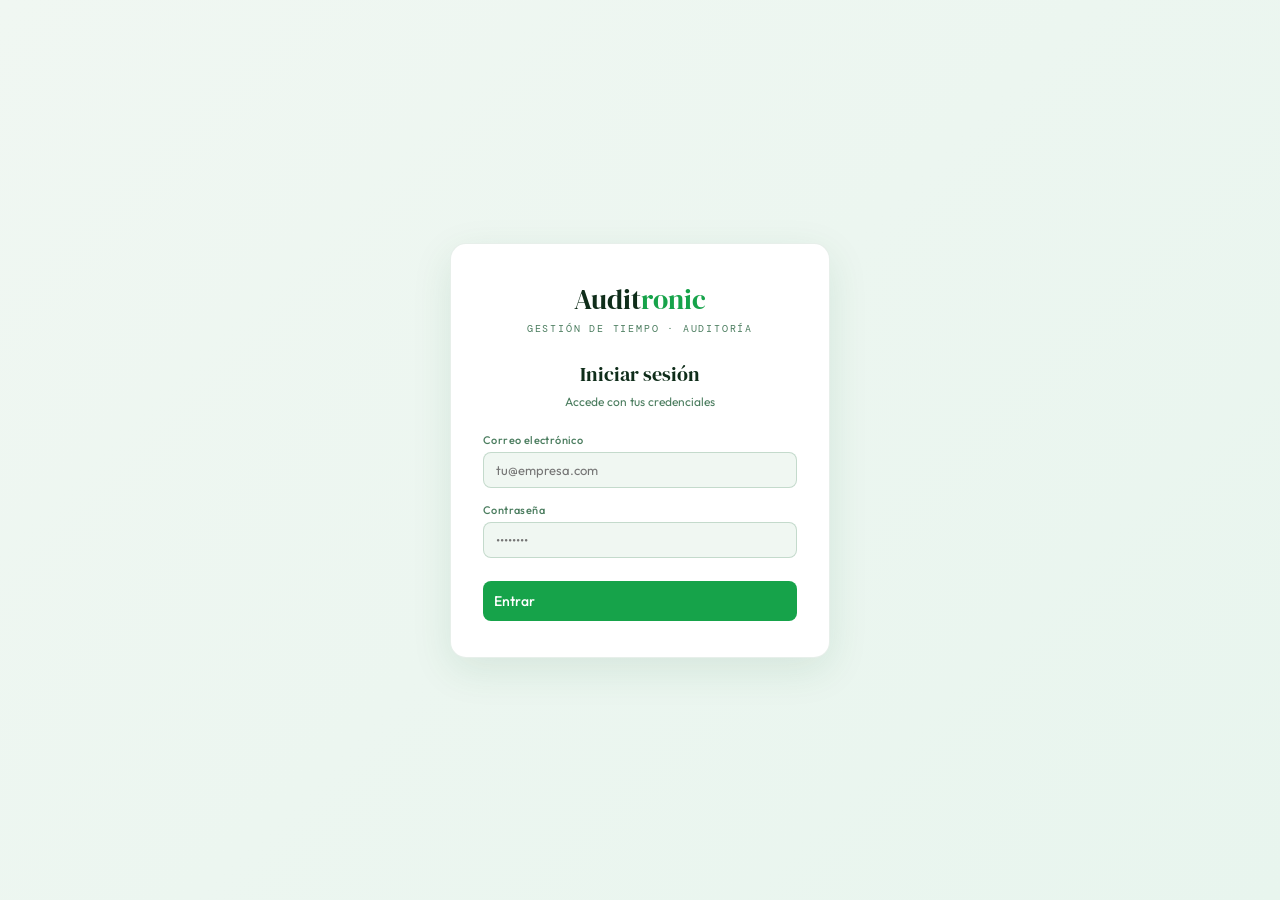
<file: index.html>
<!DOCTYPE html>
<html lang="es">
<head>
<meta charset="UTF-8">
<meta name="viewport" content="width=device-width, initial-scale=1.0">
<title>Auditronic</title>
<link href="https://fonts.googleapis.com/css2?family=DM+Serif+Display&family=DM+Mono:wght@400;500&family=Outfit:wght@300;400;500;600&display=swap" rel="stylesheet">
<link rel="stylesheet" href="css/styles.css">
</head>
<body>
<div class="app">

<!-- SIDEBAR -->
<div class="sidebar">
  <div class="logo">
    <div>
      <div class="logo-mark">Audit<span>ronic</span></div>
      <div class="logo-sub">Gestión de tiempo<br>Auditoría</div>
    </div>
  </div>
  <nav class="nav">
    <div class="nav-section">Principal</div>
    <div class="nav-item active" onclick="showView('dashboard')"><span class="nav-icon">◈</span> Dashboard</div>
    <div class="nav-item" onclick="showView('registro')"><span class="nav-icon">⊕</span> Registrar horas</div>
    <div class="nav-section">Gestión</div>
    <div class="nav-item" onclick="showView('horas')"><span class="nav-icon">◷</span> Mis registros</div>
    <div class="nav-item" onclick="showView('encargos')"><span class="nav-icon">◉</span> Trabajos</div>
    <div class="nav-item" onclick="showView('otros')"><span class="nav-icon">◧</span> Otros trabajos</div>
    <div class="nav-item" onclick="showView('equipo')"><span class="nav-icon">◎</span> Equipo</div>
    <div class="nav-item" onclick="showView('sociedades')"><span class="nav-icon">▦</span> Sociedades</div>
    <div class="nav-section">Análisis</div>
    <div class="nav-item" onclick="showView('reportes')"><span class="nav-icon">▤</span> Reportes</div>
  </nav>
  <div class="sidebar-footer">
    <div class="user-chip">
      <div class="avatar" id="sidebar-avatar">AU</div>
      <div class="user-info" style="flex:1;min-width:0;">
        <div class="name" id="sidebar-name">Auditor</div>
        <div class="role" id="sidebar-email" style="font-size:10px;color:var(--sidebar-muted);overflow:hidden;text-overflow:ellipsis;white-space:nowrap;"></div>
      </div>
      <button onclick="signOut()" title="Cerrar sesión" style="background:transparent;border:none;color:var(--sidebar-muted);cursor:pointer;font-size:16px;padding:4px 8px;border-radius:6px;transition:all 0.15s;" onmouseover="this.style.color='#fff';this.style.background='rgba(255,255,255,0.1)';" onmouseout="this.style.color='var(--sidebar-muted)';this.style.background='transparent';">⎋</button>
    </div>
  </div>
</div>

<!-- MAIN -->
<div class="main">

<!-- ===== DASHBOARD ===== -->
<div class="view active" id="view-dashboard">
  <div class="page-header">
    <div>
      <div class="page-title">Dashboard</div>
      <div class="page-sub" id="dash-date">—</div>
    </div>
    <div class="header-actions">
      <span class="plan-badge activo" id="dash-plan-badge">—</span>
      <button class="btn btn-primary" onclick="showView('registro')">⊕ Registrar horas</button>
    </div>
  </div>
  <div class="content">
    <div class="kpi-grid">
      <div class="kpi-card kpi-green">
        <div class="kpi-label">Horas este mes</div>
        <div class="kpi-value" id="kpi-mes">0</div>
        <div class="kpi-delta" id="kpi-mes-delta">registros totales</div>
      </div>
      <div class="kpi-card kpi-emerald">
        <div class="kpi-label">Horas en trabajos</div>
        <div class="kpi-value" id="kpi-encargos">0</div>
        <div class="kpi-delta" id="kpi-encargos-delta">0 trabajos activos</div>
      </div>
      <div class="kpi-card kpi-amber">
        <div class="kpi-label">Otras tareas</div>
        <div class="kpi-value" id="kpi-otras">0</div>
        <div class="kpi-delta">colaboración · formación · etc.</div>
      </div>
      <div class="kpi-card kpi-teal">
        <div class="kpi-label">Equipo</div>
        <div class="kpi-value" id="kpi-equipo">0</div>
        <div class="kpi-delta">auditores registrados</div>
      </div>
      <div class="kpi-card kpi-blue">
        <div class="kpi-label">Plan de auditoría</div>
        <div class="kpi-value" id="kpi-plan-pct">0%</div>
        <div class="kpi-delta" id="kpi-plan-detalle">0/0 trabajos finalizados</div>
      </div>
    </div>
    <div style="display:grid;grid-template-columns:1fr 1fr;gap:18px;">
      <div class="table-card">
        <div class="table-header">
          <div class="table-title">Últimos registros</div>
          <a onclick="showView('horas')" style="font-size:12px;color:var(--accent);cursor:pointer;">Ver todos →</a>
        </div>
        <table>
          <thead><tr><th>Fecha</th><th>Auditor</th><th>Descripción</th><th>Horas</th></tr></thead>
          <tbody id="dash-recent"></tbody>
        </table>
        <div class="empty" id="dash-recent-empty" style="padding:30px;"><div class="empty-text">Sin registros aún</div></div>
      </div>
      <div class="table-card">
        <div class="table-header">
          <div class="table-title">Estado de trabajos (plan activo)</div>
          <a onclick="showView('encargos')" style="font-size:12px;color:var(--accent);cursor:pointer;">Gestionar →</a>
        </div>
        <table>
          <thead><tr><th>Trabajo</th><th>Ejecutado</th><th>Progreso</th></tr></thead>
          <tbody id="dash-encargos"></tbody>
        </table>
        <div class="empty" id="dash-encargos-empty" style="padding:30px;"><div class="empty-text">Sin trabajos en el plan activo</div></div>
      </div>
    </div>
    <div class="table-card" style="margin-top:18px;">
      <div class="table-header"><div class="table-title">Horas por tipo de tarea (este mes)</div></div>
      <table>
        <thead><tr><th>Tarea</th><th>Sub-tarea</th><th>Horas</th><th>% del total</th></tr></thead>
        <tbody id="dash-tareas"></tbody>
      </table>
      <div class="empty" id="dash-tareas-empty" style="padding:30px;"><div class="empty-text">Sin registros de tareas generales</div></div>
    </div>
  </div>
</div>

<!-- ===== REGISTRAR HORAS ===== -->
<div class="view" id="view-registro">
  <div class="page-header">
    <div><div class="page-title">Registrar horas</div><div class="page-sub">Añade un nuevo registro de tiempo</div></div>
  </div>
  <div class="content">
    <div style="max-width:620px;">
      <div class="tipo-selector">
        <div class="tipo-card selected" id="tipo-encargo-card" onclick="selectTipo('encargo')">
          <div class="tipo-card-icon">◉</div>
          <div class="tipo-card-label">Trabajo de auditoría</div>
          <div class="tipo-card-desc">Trabajo del plan anual</div>
        </div>
        <div class="tipo-card" id="tipo-otro-card" onclick="selectTipo('otro')">
          <div class="tipo-card-icon">◧</div>
          <div class="tipo-card-label">Otro trabajo</div>
          <div class="tipo-card-desc">Trabajo fuera del plan</div>
        </div>
        <div class="tipo-card" id="tipo-tarea-card" onclick="selectTipo('tarea')">
          <div class="tipo-card-icon">◈</div>
          <div class="tipo-card-label">Tarea general</div>
          <div class="tipo-card-desc">Colaboración, formación…</div>
        </div>
      </div>
      <div class="table-card" style="padding:24px;overflow:visible;border:1px solid var(--border);">
        <div class="form-row" style="margin-bottom:15px;">
          <div class="form-group" style="margin:0;">
            <label class="form-label">Fecha *</label>
            <input type="date" class="form-input" id="reg-fecha">
          </div>
          <div class="form-group" style="margin:0;">
            <label class="form-label">Auditor *</label>
            <select class="form-select" id="reg-auditor"><option value="">— seleccionar —</option></select>
          </div>
        </div>
        <!-- Campos trabajo auditoría -->
        <div id="campos-encargo">
          <div class="form-group">
            <label class="form-label">Trabajo de auditoría *</label>
            <select class="form-select" id="reg-encargo"><option value="">— seleccionar trabajo —</option></select>
          </div>
          <div class="form-group">
            <label class="form-label">Fase</label>
            <select class="form-select" id="reg-fase">
              <option value="Planificación">Planificación</option>
              <option value="Trabajo de campo">Trabajo de campo</option>
              <option value="Revisión">Revisión</option>
              <option value="Informe">Informe</option>
            </select>
          </div>
        </div>
        <!-- Campos otro trabajo -->
        <div id="campos-otro" style="display:none;">
          <div class="form-group">
            <label class="form-label">Otro trabajo *</label>
            <select class="form-select" id="reg-otro"><option value="">— seleccionar —</option></select>
          </div>
        </div>
        <!-- Campos tarea general -->
        <div id="campos-tarea" style="display:none;">
          <div class="form-row" style="margin-bottom:15px;">
            <div class="form-group" style="margin:0;">
              <label class="form-label">Tarea *</label>
              <select class="form-select" id="reg-tarea" onchange="updateSubtareas()">
                <option value="">— seleccionar —</option>
                <option value="COLABORACIÓN">COLABORACIÓN</option>
                <option value="FORMACIÓN">FORMACIÓN</option>
                <option value="SEGUIMIENTO A RECOMENDACIONES">SEGUIMIENTO A RECOMENDACIONES</option>
                <option value="COORDINACIÓN Y SUPERVISIÓN">COORDINACIÓN Y SUPERVISIÓN</option>
                <option value="OTRAS ACTIVIDADES">OTRAS ACTIVIDADES</option>
                <option value="AUSENCIAS JUSTIFICADAS">AUSENCIAS JUSTIFICADAS</option>
                <option value="FESTIVOS Y VACACIONES">FESTIVOS Y VACACIONES</option>
                <option value="GESTIÓN DE PAGOS">GESTIÓN DE PAGOS</option>
              </select>
            </div>
            <div class="form-group" style="margin:0;">
              <label class="form-label">Sub-tarea</label>
              <select class="form-select" id="reg-subtarea"><option value="--">—</option></select>
            </div>
          </div>
        </div>
        <div class="form-row" style="margin-bottom:15px;">
          <div class="form-group" style="margin:0;">
            <label class="form-label">Horas * <span style="color:var(--muted);font-weight:400;">(máx. 10)</span></label>
            <input type="number" class="form-input" id="reg-horas" min="0.25" max="10" step="0.25" placeholder="0.00" oninput="validarHoras(this)">
            <div class="form-error" id="reg-horas-error">⚠ El máximo permitido es 10 horas por registro</div>
            <div class="form-hint" id="reg-horas-hint">Mín. 0.25 · Máx. 10 · Tope diario: 8.5h</div>
          </div>
          <div class="form-group" style="margin:0;">
            <label class="form-label">Hora inicio (opcional)</label>
            <input type="time" class="form-input" id="reg-inicio">
          </div>
        </div>
        <div class="form-group">
          <label class="form-label">Descripción / Notas <span style="color:var(--muted);font-weight:400;">(máx. 140)</span></label>
          <textarea class="form-textarea" id="reg-notas" maxlength="140" placeholder="Detalle del trabajo realizado…" oninput="actualizarContador()"></textarea>
          <div class="char-counter" id="notas-counter">0/140</div>
        </div>
        <div style="display:flex;gap:10px;justify-content:flex-end;margin-top:6px;">
          <button class="btn btn-ghost" onclick="limpiarFormRegistro()">Limpiar</button>
          <button class="btn btn-primary" onclick="guardarRegistro()">✓ Guardar registro</button>
        </div>
      </div>
    </div>
  </div>
</div>

<!-- ===== MIS REGISTROS ===== -->
<div class="view" id="view-horas">
  <div class="page-header">
    <div><div class="page-title">Registros de horas</div><div class="page-sub">Historial completo de tiempo registrado</div></div>
    <div class="header-actions">
      <button class="btn btn-ghost btn-sm" onclick="exportarCSV()">↓ Exportar CSV</button>
      <button class="btn btn-primary" onclick="showView('registro')">⊕ Nuevo registro</button>
    </div>
  </div>
  <div class="content">
    <div class="toolbar">
      <input type="text" class="search-input" id="horas-search" placeholder="Buscar…" oninput="renderHorasReset()">
      <select class="form-select" style="width:150px;" id="horas-filtro-tipo" onchange="renderHorasReset()">
        <option value="">Todos los tipos</option>
        <option value="encargo">Trabajos auditoría</option>
        <option value="otro">Otros trabajos</option>
        <option value="tarea">Tareas generales</option>
      </select>
      <select class="form-select" style="width:150px;" id="horas-filtro-auditor" onchange="renderHorasReset()">
        <option value="">Todos los auditores</option>
      </select>
      <select class="form-select" style="width:160px;" id="horas-filtro-plan" onchange="renderHorasReset()">
        <option value="">Todos los planes</option>
      </select>
      <input type="date" class="form-input" style="width:145px;" id="horas-fecha-ini" onchange="renderHorasReset()" placeholder="Desde">
      <input type="date" class="form-input" style="width:145px;" id="horas-fecha-fin" onchange="renderHorasReset()" placeholder="Hasta">
    </div>
    <div class="table-card">
      <div class="table-header">
        <div class="table-title">Registros</div>
        <div class="table-sub" id="horas-count">0 registros</div>
      </div>
      <table>
        <thead><tr><th>Fecha</th><th>Día</th><th>Auditor</th><th>Tipo</th><th>Trabajo / Tarea</th><th>Sub-tarea / Fase</th><th>Horas</th><th>Notas</th><th></th></tr></thead>
        <tbody id="horas-tbody"></tbody>
        <!-- PUNTO 3: tfoot para total de horas -->
        <tfoot id="horas-tfoot"></tfoot>
      </table>
      <div class="empty" id="horas-empty"><div class="empty-icon">◷</div><div class="empty-text">No hay registros que mostrar</div></div>
      <div id="horas-vermas" style="display:none;justify-content:center;padding:14px;border-top:1px solid var(--border);"></div>
    </div>
  </div>
</div>

<!-- ===== TRABAJOS ===== -->
<div class="view" id="view-encargos">
  <div class="page-header">
    <div><div class="page-title">Trabajos de auditoría</div><div class="page-sub" id="encargos-plan-sub">Plan activo: —</div></div>
    <div class="header-actions">
      <button class="btn btn-primary" onclick="abrirModalEncargo()">⊕ Nuevo trabajo</button>
    </div>
  </div>
  <div class="content">
    <div class="toolbar">
      <input type="text" class="search-input" id="encargos-search" placeholder="Buscar sociedad o trabajo…" oninput="renderEncargos()">
      <select class="form-select" style="width:150px;" id="encargos-filtro-tipo" onchange="renderEncargos()">
        <option value="">Todos los tipos</option>
        <option value="Aseguramiento">Aseguramiento</option>
        <option value="Consultoría">Consultoría</option>
        <option value="Auditoría Continua">Auditoría Continua</option>
      </select>
      <select class="form-select" style="width:160px;" id="encargos-filtro-plan" onchange="renderEncargos()">
        <option value="">Todos los planes</option>
      </select>
      <select class="form-select" style="width:140px;" id="encargos-filtro-estado" onchange="renderEncargos()">
        <option value="">Todos los estados</option>
        <option value="Activo">Activo</option>
        <option value="Pendiente">Pendiente</option>
        <option value="Definitivo">Definitivo</option>
        <option value="Borrador">Borrador</option>
      </select>
      <!-- PUNTO 5: Filtro "Personal a cargo" -->
      <select class="form-select" style="width:160px;" id="encargos-filtro-auditor" onchange="renderEncargos()">
        <option value="">Personal a cargo</option>
      </select>
    </div>
    <div class="encargos-grid" id="encargos-grid"></div>
    <div class="empty" id="encargos-empty"><div class="empty-icon">◉</div><div class="empty-text">No hay trabajos creados. ¡Crea el primero!</div></div>
  </div>
</div>

<!-- ===== OTROS TRABAJOS ===== -->
<div class="view" id="view-otros">
  <div class="page-header">
    <div><div class="page-title">Otros trabajos</div><div class="page-sub">Trabajos independientes fuera del plan anual</div></div>
    <div class="header-actions">
      <button class="btn btn-primary" onclick="abrirModalOtro()">⊕ Nuevo trabajo</button>
    </div>
  </div>
  <div class="content">
    <div class="toolbar">
      <input type="text" class="search-input" id="otros-search" placeholder="Buscar nombre o descripción…" oninput="renderOtros()">
      <select class="form-select" style="width:180px;" id="otros-filtro-sociedad" onchange="renderOtros()">
        <option value="">Todas las sociedades</option>
      </select>
      <select class="form-select" style="width:160px;" id="otros-filtro-auditor" onchange="renderOtros()">
        <option value="">Personal a cargo</option>
      </select>
      <select class="form-select" style="width:150px;" id="otros-filtro-estado" onchange="renderOtros()">
        <option value="">Todos los estados</option>
        <option value="Activo">Activo</option>
        <option value="Definitivo">Definitivo</option>
        <option value="Borrador">Borrador</option>
      </select>
    </div>
    <div class="encargos-grid" id="otros-grid"></div>
    <div class="empty" id="otros-empty"><div class="empty-icon">◧</div><div class="empty-text">No hay otros trabajos creados</div></div>
  </div>
</div>

<!-- ===== EQUIPO ===== -->
<div class="view" id="view-equipo">
  <div class="page-header">
    <div><div class="page-title">Equipo auditor</div><div class="page-sub">Miembros y sus horas acumuladas</div></div>
    <div class="header-actions">
      <button class="btn btn-primary" onclick="abrirModalAuditor()">⊕ Añadir auditor</button>
    </div>
  </div>
  <div class="content">
    <div class="table-card">
      <table>
        <thead><tr><th>Nombre</th><th>Rol</th><th>Horas este mes</th><th>Horas totales</th><th>Trabajos activos</th><th></th></tr></thead>
        <tbody id="equipo-tbody"></tbody>
      </table>
      <div class="empty" id="equipo-empty"><div class="empty-icon">◎</div><div class="empty-text">No hay auditores registrados</div></div>
    </div>
  </div>
</div>

<!-- ===== SOCIEDADES (PUNTO 7) ===== -->
<div class="view" id="view-sociedades">
  <div class="page-header">
    <div><div class="page-title">Catálogo de sociedades</div><div class="page-sub">Sociedades disponibles para asignar a trabajos</div></div>
    <div class="header-actions">
      <button class="btn btn-primary" onclick="abrirModalSociedad()">⊕ Nueva sociedad</button>
    </div>
  </div>
  <div class="content">
    <div class="table-card">
      <table>
        <thead><tr><th>Número</th><th>Nombre</th><th></th></tr></thead>
        <tbody id="sociedades-tbody"></tbody>
      </table>
      <div class="empty" id="sociedades-empty"><div class="empty-icon">▦</div><div class="empty-text">No hay sociedades registradas. ¡Crea la primera!</div></div>
    </div>
  </div>
</div>

<!-- ===== REPORTES ===== -->
<div class="view" id="view-reportes">
  <div class="page-header">
    <div><div class="page-title">Reportes</div><div class="page-sub">Análisis y resúmenes de tiempo</div></div>
    <div class="header-actions">
      <button class="btn btn-ghost btn-sm" onclick="exportarCSV()">↓ Exportar CSV</button>
    </div>
  </div>
  <div class="content">
    <div class="tabs">
      <div class="tab active" onclick="switchReporte('encargos',this)">Por trabajo</div>
      <div class="tab" onclick="switchReporte('auditores',this)">Por auditor</div>
      <div class="tab" onclick="switchReporte('tareas',this)">Por tarea general</div>
      <div class="tab" onclick="switchReporte('otros',this)">Otros trabajos</div>
    </div>
    <!-- PUNTO 10: Filtros adicionales en Reportes -->
    <div class="report-filters">
      <input type="text" class="search-input" id="rep-search" placeholder="Buscar…" style="width:160px;" oninput="renderReporteActual()">
      <input type="date" class="form-input" style="width:145px;" id="rep-fecha-ini" placeholder="Fecha inicio" onchange="renderReporteActual()">
      <span style="color:var(--muted);font-size:13px;">→</span>
      <input type="date" class="form-input" style="width:145px;" id="rep-fecha-fin" placeholder="Fecha fin" onchange="renderReporteActual()">
      <select class="form-select" style="width:170px;" id="rep-plan-filtro" onchange="renderReporteActual()">
        <option value="">Todos los planes</option>
      </select>
      <select class="form-select" style="width:150px;" id="rep-filtro-auditor" onchange="renderReporteActual()">
        <option value="">Todos los auditores</option>
      </select>
      <select class="form-select" style="width:150px;" id="rep-filtro-tipo" onchange="renderReporteActual()">
        <option value="">Todos los tipos</option>
        <option value="Aseguramiento">Aseguramiento</option>
        <option value="Consultoría">Consultoría</option>
        <option value="Auditoría Continua">Auditoría Continua</option>
      </select>
      <input type="text" class="search-input" id="rep-filtro-sociedad" placeholder="Sociedad…" style="width:140px;" oninput="renderReporteActual()">
      <button class="btn btn-ghost btn-sm" onclick="renderReporteActual()">Aplicar</button>
    </div>
    <div id="rep-encargos">
      <div class="table-card">
        <div class="table-header"><div class="table-title">Horas por trabajo de auditoría</div></div>
        <table>
          <thead><tr><th>Sociedad</th><th>Trabajo</th><th>Tipo</th><th>Plan</th><th>Código</th><th>Ppto (h)</th><th>Ejecutado (h)</th><th>Restante (h)</th><th>% Avance</th><th>Estado</th></tr></thead>
          <tbody id="rep-enc-tbody"></tbody>
        </table>
        <div class="empty" id="rep-enc-empty"><div class="empty-text">Sin datos para este período</div></div>
      </div>
    </div>
    <div id="rep-auditores" style="display:none;">
      <div class="table-card">
        <div class="table-header"><div class="table-title">Horas por auditor</div></div>
        <table>
          <thead><tr><th>Auditor</th><th>Rol</th><th>Trabajos (h)</th><th>Otros trabajos (h)</th><th>Tareas generales (h)</th><th>Total (h)</th><th>Registros</th></tr></thead>
          <tbody id="rep-aud-tbody"></tbody>
        </table>
        <div class="empty" id="rep-aud-empty"><div class="empty-text">Sin datos para este período</div></div>
      </div>
    </div>
    <div id="rep-tareas" style="display:none;">
      <div class="table-card">
        <div class="table-header"><div class="table-title">Horas por tipo de tarea general</div></div>
        <table>
          <thead><tr><th>Tarea</th><th>Sub-tarea</th><th>Horas</th><th>Registros</th><th>% del total</th></tr></thead>
          <tbody id="rep-tar-tbody"></tbody>
        </table>
        <div class="empty" id="rep-tar-empty"><div class="empty-text">Sin registros de tareas generales</div></div>
      </div>
    </div>
    <div id="rep-otros" style="display:none;">
      <div class="table-card">
        <div class="table-header"><div class="table-title">Horas por otros trabajos</div></div>
        <table>
          <thead><tr><th>Sociedad</th><th>Trabajo</th><th>Código</th><th>Descripción</th><th>Ppto (h)</th><th>Ejecutado (h)</th><th>% Avance</th></tr></thead>
          <tbody id="rep-otros-tbody"></tbody>
        </table>
        <div class="empty" id="rep-otros-empty"><div class="empty-text">Sin registros de otros trabajos</div></div>
      </div>
    </div>
  </div>
</div>

</div></div>

<!-- ===== MODAL TRABAJO ===== -->
<div class="modal-overlay" id="modal-encargo">
  <div class="modal">
    <div class="modal-title" id="modal-enc-title">Nuevo trabajo de auditoría</div>
    <div class="form-row">
      <div class="form-group">
        <!-- PUNTO 7: Sociedad como dropdown del catálogo -->
        <label class="form-label">Sociedad *</label>
        <select class="form-select" id="enc-cliente">
          <option value="">— seleccionar sociedad —</option>
        </select>
        <div class="form-hint">Gestiona sociedades en el catálogo</div>
      </div>
      <div class="form-group">
        <label class="form-label">Código de auditoría</label>
        <input type="text" class="form-input" id="enc-codigo" placeholder="Ej: AUD-2025-001">
      </div>
    </div>
    <div class="form-group">
      <label class="form-label">Nombre del trabajo *</label>
      <input type="text" class="form-input" id="enc-nombre" placeholder="Ej: Auditoría financiera 2025">
    </div>
    <div class="form-row">
      <div class="form-group">
        <label class="form-label">Tipo de trabajo *</label>
        <select class="form-select" id="enc-tipo">
          <option value="Aseguramiento">Aseguramiento</option>
          <option value="Consultoría">Consultoría</option>
          <option value="Auditoría Continua">Auditoría Continua</option>
        </select>
      </div>
      <div class="form-group">
        <label class="form-label">Plan de auditoría</label>
        <select class="form-select" id="enc-plan"></select>
      </div>
    </div>
    <div class="form-row">
      <div class="form-group">
        <label class="form-label">Presupuesto de horas</label>
        <input type="number" class="form-input" id="enc-presupuesto" min="0" step="0.5" placeholder="0">
      </div>
      <div class="form-group">
        <label class="form-label">Estado</label>
        <select class="form-select" id="enc-estado">
          <option value="Activo">Activo</option>
          <option value="Pendiente">Pendiente</option>
          <option value="Definitivo">Definitivo</option>
          <option value="Borrador">Borrador</option>
        </select>
      </div>
    </div>
    <div class="form-row">
      <div class="form-group">
        <label class="form-label">Fecha inicio</label>
        <input type="date" class="form-input" id="enc-inicio">
      </div>
      <div class="form-group">
        <label class="form-label">Fecha fin estimada</label>
        <input type="date" class="form-input" id="enc-fin">
      </div>
    </div>
    <div class="form-group">
      <label class="form-label">Notas</label>
      <textarea class="form-textarea" id="enc-notas" placeholder="Descripción o notas internas…"></textarea>
    </div>
    <div class="form-group">
      <label class="form-label">Auditores asignados</label>
      <div id="enc-auditores-list" style="display:flex;flex-wrap:wrap;gap:8px;padding:10px;background:var(--bg);border:1px solid var(--border2);border-radius:8px;min-height:42px;"></div>
      <div class="form-hint">Selecciona los auditores asignados a este trabajo</div>
    </div>
    <div class="modal-actions">
      <button class="btn btn-ghost" onclick="cerrarModal('modal-encargo')">Cancelar</button>
      <button class="btn btn-primary" onclick="guardarEncargo()">Guardar trabajo</button>
    </div>
  </div>
</div>

<!-- ===== MODAL OTRO TRABAJO ===== -->
<div class="modal-overlay" id="modal-otro">
  <div class="modal modal-sm">
    <div class="modal-title" id="modal-otro-title">Nuevo otro trabajo</div>
    <div class="form-row">
      <div class="form-group">
        <label class="form-label">Sociedad</label>
        <select class="form-select" id="otro-sociedad">
          <option value="">— seleccionar sociedad —</option>
        </select>
      </div>
      <div class="form-group">
        <label class="form-label">Código (opcional)</label>
        <input type="text" class="form-input" id="otro-codigo" placeholder="Ej: DE25-001">
      </div>
    </div>
    <div class="form-group">
      <label class="form-label">Nombre *</label>
      <input type="text" class="form-input" id="otro-nombre" placeholder="Nombre del trabajo">
    </div>
    <div class="form-group">
      <label class="form-label">Descripción</label>
      <textarea class="form-textarea" id="otro-desc" placeholder="Descripción breve…" style="min-height:60px;"></textarea>
    </div>
    <div class="form-row">
      <div class="form-group">
        <label class="form-label">Presupuesto de horas (opcional)</label>
        <input type="number" class="form-input" id="otro-presupuesto" min="0" step="0.5" placeholder="0">
        <div class="form-hint">Deja en 0 si no aplica</div>
      </div>
      <div class="form-group">
        <label class="form-label">Estado</label>
        <select class="form-select" id="otro-estado">
          <option value="Activo">Activo</option>
          <option value="Definitivo">Definitivo</option>
          <option value="Borrador">Borrador</option>
        </select>
      </div>
    </div>
    <div class="form-group">
      <label class="form-label">Auditores asignados</label>
      <div id="otro-auditores-list" style="display:flex;flex-wrap:wrap;gap:8px;padding:10px;background:var(--bg);border:1px solid var(--border2);border-radius:8px;min-height:42px;"></div>
      <div class="form-hint">Selecciona los auditores asignados a este trabajo</div>
    </div>
    <div class="modal-actions">
      <button class="btn btn-ghost" onclick="cerrarModal('modal-otro')">Cancelar</button>
      <button class="btn btn-primary" onclick="guardarOtro()">Guardar</button>
    </div>
  </div>
</div>

<!-- ===== MODAL DESGLOSE FASES ===== -->
<div class="modal-overlay" id="modal-desglose">
  <div class="modal modal-sm">
    <div class="modal-title" id="desglose-titulo">Detalle de presupuesto</div>
    <div id="desglose-content"></div>
    <div class="modal-actions">
      <button class="btn btn-primary" onclick="cerrarModal('modal-desglose')">Cerrar</button>
    </div>
  </div>
</div>

<!-- ===== MODAL AUDITOR ===== -->
<div class="modal-overlay" id="modal-auditor">
  <div class="modal modal-sm">
    <div class="modal-title" id="modal-aud-title">Añadir auditor</div>
    <div class="form-row">
      <div class="form-group">
        <label class="form-label">Nombre *</label>
        <input type="text" class="form-input" id="aud-nombre" placeholder="Nombre completo">
      </div>
      <div class="form-group">
        <label class="form-label">Iniciales</label>
        <input type="text" class="form-input" id="aud-iniciales" maxlength="3" placeholder="AB">
      </div>
    </div>
    <div class="form-row">
      <div class="form-group">
        <label class="form-label">Rol *</label>
        <select class="form-select" id="aud-rol">
          <option value="Director de Auditoría">Director de Auditoría</option>
          <option value="Gerente">Gerente</option>
          <option value="Senior">Senior</option>
          <option value="Asistente">Asistente</option>
          <option value="Otro">Otro</option>
        </select>
      </div>
      <div class="form-group">
        <label class="form-label">Email</label>
        <input type="email" class="form-input" id="aud-email" placeholder="correo@empresa.com">
      </div>
    </div>
    <div class="modal-actions">
      <button class="btn btn-ghost" onclick="cerrarModal('modal-auditor')">Cancelar</button>
      <button class="btn btn-primary" onclick="guardarAuditor()">Guardar auditor</button>
    </div>
  </div>
</div>

<!-- ===== MODAL SOCIEDAD (PUNTO 7) ===== -->
<div class="modal-overlay" id="modal-sociedad">
  <div class="modal modal-sm">
    <div class="modal-title" id="modal-soc-title">Nueva sociedad</div>
    <div class="form-row">
      <div class="form-group">
        <label class="form-label">Número (4 dígitos) *</label>
        <input type="text" class="form-input" id="soc-numero" placeholder="0038" maxlength="4" pattern="\d{4}">
      </div>
      <div class="form-group">
        <label class="form-label">Nombre *</label>
        <input type="text" class="form-input" id="soc-nombre" placeholder="Nombre de la sociedad">
      </div>
    </div>
    <div class="modal-actions">
      <button class="btn btn-ghost" onclick="cerrarModal('modal-sociedad')">Cancelar</button>
      <button class="btn btn-primary" onclick="guardarSociedad()">Guardar sociedad</button>
    </div>
  </div>
</div>

<!-- ===== MODAL EDITAR REGISTRO ===== -->
<div class="modal-overlay" id="modal-editar-registro">
  <div class="modal">
    <div class="modal-title">Editar registro</div>
    <div id="edit-reg-tipo-badge" style="margin-bottom:14px;"></div>
    <div class="form-row">
      <div class="form-group">
        <label class="form-label">Fecha *</label>
        <input type="date" class="form-input" id="edit-reg-fecha">
      </div>
      <div class="form-group">
        <label class="form-label">Auditor</label>
        <input type="text" class="form-input" id="edit-reg-auditor-nombre" disabled style="background:var(--bg3);cursor:not-allowed;">
      </div>
    </div>

    <!-- Campos trabajo auditoría -->
    <div id="edit-campos-encargo">
      <div class="form-group">
        <label class="form-label">Trabajo de auditoría *</label>
        <select class="form-select" id="edit-reg-encargo"><option value="">— seleccionar —</option></select>
      </div>
      <div class="form-group">
        <label class="form-label">Fase</label>
        <select class="form-select" id="edit-reg-fase">
          <option value="Planificación">Planificación</option>
          <option value="Trabajo de campo">Trabajo de campo</option>
          <option value="Revisión">Revisión</option>
          <option value="Informe">Informe</option>
        </select>
      </div>
    </div>

    <!-- Campos otro trabajo -->
    <div id="edit-campos-otro" style="display:none;">
      <div class="form-group">
        <label class="form-label">Otro trabajo *</label>
        <select class="form-select" id="edit-reg-otro"><option value="">— seleccionar —</option></select>
      </div>
    </div>

    <!-- Campos tarea -->
    <div id="edit-campos-tarea" style="display:none;">
      <div class="form-row">
        <div class="form-group">
          <label class="form-label">Tarea *</label>
          <select class="form-select" id="edit-reg-tarea" onchange="updateSubtareasEdit()">
            <option value="">— seleccionar —</option>
            <option value="COLABORACIÓN">COLABORACIÓN</option>
            <option value="FORMACIÓN">FORMACIÓN</option>
            <option value="SEGUIMIENTO A RECOMENDACIONES">SEGUIMIENTO A RECOMENDACIONES</option>
            <option value="COORDINACIÓN Y SUPERVISIÓN">COORDINACIÓN Y SUPERVISIÓN</option>
            <option value="OTRAS ACTIVIDADES">OTRAS ACTIVIDADES</option>
            <option value="AUSENCIAS JUSTIFICADAS">AUSENCIAS JUSTIFICADAS</option>
            <option value="FESTIVOS Y VACACIONES">FESTIVOS Y VACACIONES</option>
            <option value="GESTIÓN DE PAGOS">GESTIÓN DE PAGOS</option>
          </select>
        </div>
        <div class="form-group">
          <label class="form-label">Sub-tarea</label>
          <select class="form-select" id="edit-reg-subtarea"><option value="--">—</option></select>
        </div>
      </div>
    </div>

    <div class="form-row">
      <div class="form-group">
        <label class="form-label">Horas * <span style="color:var(--muted);font-weight:400;">(máx. 10)</span></label>
        <input type="number" class="form-input" id="edit-reg-horas" min="0.25" max="10" step="0.25">
        <div class="form-hint">Mín. 0.25 · Máx. 10 · Tope diario: 8.5h</div>
      </div>
      <div class="form-group">
        <label class="form-label">Hora inicio (opcional)</label>
        <input type="time" class="form-input" id="edit-reg-inicio">
      </div>
    </div>

    <div class="form-group">
      <label class="form-label">Notas <span style="color:var(--muted);font-weight:400;">(máx. 140)</span></label>
      <textarea class="form-textarea" id="edit-reg-notas" maxlength="140"></textarea>
    </div>

    <div class="modal-actions">
      <button class="btn btn-ghost" onclick="cerrarModal('modal-editar-registro')">Cancelar</button>
      <button class="btn btn-primary" onclick="guardarEdicionRegistro()">Guardar cambios</button>
    </div>
  </div>
</div>

<div class="toast" id="toast"><span id="toast-icon">✓</span><span id="toast-msg">Guardado</span></div>

<!-- JS Modules -->
<script src="js/config.js"></script>
<script src="js/auth.js"></script>
<script src="js/helpers.js"></script>
<script src="js/dashboard.js"></script>
<script src="js/registros.js"></script>
<script src="js/trabajos.js"></script>
<script src="js/otros.js"></script>
<script src="js/sociedades.js"></script>
<script src="js/equipo.js"></script>
<script src="js/reportes.js"></script>
<script src="js/app.js"></script>
</body>
</html>
</file>
<file: css/styles.css>
:root {
  --bg:#f0f7f2;--bg2:#ffffff;--bg3:#e8f5ee;--bg4:#d4edde;
  --border:rgba(22,101,52,0.1);--border2:rgba(22,101,52,0.2);
  --text:#0f2d1a;--muted:#4a7c5e;--muted2:#2d6a4f;
  --accent:#16a34a;--accent2:#15803d;
  --green:#16a34a;--amber:#d97706;--red:#dc2626;--teal:#0d9488;
  --sidebar:#0f2d1a;--sidebar2:#1a3d26;
  --sidebar-text:#e8f5ee;--sidebar-muted:#6b9e7e;--sidebar-active:#16a34a;
  --font:'Outfit',sans-serif;--mono:'DM Mono',monospace;--serif:'DM Serif Display',serif;
}
*{box-sizing:border-box;margin:0;padding:0;}
body{font-family:var(--font);background:var(--bg);color:var(--text);min-height:100vh;font-size:14px;}
.app{display:flex;min-height:100vh;}

/* Sidebar */
.sidebar{width:240px;background:var(--sidebar);border-right:1px solid rgba(255,255,255,0.05);display:flex;flex-direction:column;flex-shrink:0;}
.logo{padding:22px 20px 18px;border-bottom:1px solid rgba(255,255,255,0.07);display:flex;align-items:center;gap:12px;}
.logo-img{width:38px;height:38px;object-fit:contain;flex-shrink:0;}
.logo-mark{font-family:var(--serif);font-size:20px;color:#fff;}
.logo-mark span{color:#4ade80;}
.logo-sub{font-size:9px;color:var(--sidebar-muted);letter-spacing:1.8px;text-transform:uppercase;margin-top:2px;font-family:var(--mono);line-height:1.4;}
.nav{padding:10px 8px;flex:1;}
.nav-section{font-size:9px;letter-spacing:1.8px;text-transform:uppercase;color:var(--sidebar-muted);padding:14px 10px 5px;font-family:var(--mono);}
.nav-item{display:flex;align-items:center;gap:9px;padding:9px 12px;border-radius:8px;cursor:pointer;color:var(--sidebar-muted);font-size:13px;transition:all 0.15s;margin-bottom:1px;}
.nav-item:hover{background:var(--sidebar2);color:var(--sidebar-text);}
.nav-item.active{background:var(--sidebar-active);color:#fff;font-weight:500;}
.nav-icon{font-size:15px;width:18px;text-align:center;}
.sidebar-footer{padding:14px 16px;border-top:1px solid rgba(255,255,255,0.07);}
.user-chip{display:flex;align-items:center;gap:10px;}
.avatar{width:32px;height:32px;border-radius:50%;background:linear-gradient(135deg,#16a34a,#166534);display:flex;align-items:center;justify-content:center;font-size:11px;font-weight:600;color:#fff;flex-shrink:0;border:2px solid rgba(255,255,255,0.15);}
.user-info .name{font-size:13px;font-weight:500;color:var(--sidebar-text);}
.user-info .role{font-size:11px;color:var(--sidebar-muted);}

/* Main */
.main{flex:1;display:flex;flex-direction:column;overflow-x:hidden;background:var(--bg);}
.page-header{padding:22px 30px 16px;border-bottom:1px solid var(--border);display:flex;align-items:flex-start;justify-content:space-between;background:var(--bg2);}
.page-title{font-family:var(--serif);font-size:24px;color:var(--text);}
.page-sub{font-size:12px;color:var(--muted);margin-top:4px;}
.header-actions{display:flex;gap:8px;align-items:center;flex-shrink:0;}
.content{padding:24px 30px;flex:1;}

/* Buttons */
.btn{display:inline-flex;align-items:center;gap:6px;padding:8px 16px;border-radius:8px;font-size:13px;font-weight:500;cursor:pointer;border:none;font-family:var(--font);transition:all 0.15s;white-space:nowrap;}
.btn-primary{background:var(--accent);color:#fff;}
.btn-primary:hover{background:var(--accent2);}
.btn-ghost{background:var(--bg3);color:var(--text);border:1px solid var(--border2);}
.btn-ghost:hover{background:var(--bg4);}
.btn-danger{background:rgba(220,38,38,0.07);color:var(--red);border:1px solid rgba(220,38,38,0.15);}
.btn-danger:hover{background:rgba(220,38,38,0.14);}
.btn-sm{padding:5px 11px;font-size:12px;border-radius:6px;}

/* Views */
.view{display:none;}
.view.active{display:block;}

/* KPI */
.kpi-grid{display:grid;grid-template-columns:repeat(5,1fr);gap:12px;margin-bottom:24px;}
.kpi-card{background:var(--bg2);border:1px solid var(--border);border-radius:12px;padding:16px 18px;border-left:3px solid transparent;}
.kpi-label{font-size:10px;letter-spacing:1.5px;text-transform:uppercase;color:var(--muted);font-family:var(--mono);}
.kpi-value{font-size:26px;font-weight:600;margin:5px 0 2px;letter-spacing:-1px;}
.kpi-delta{font-size:11px;color:var(--muted);}
.kpi-green{border-left-color:var(--green);} .kpi-green .kpi-value{color:var(--green);}
.kpi-emerald{border-left-color:#059669;} .kpi-emerald .kpi-value{color:#059669;}
.kpi-amber{border-left-color:var(--amber);} .kpi-amber .kpi-value{color:var(--amber);}
.kpi-teal{border-left-color:var(--teal);} .kpi-teal .kpi-value{color:var(--teal);}
.kpi-blue{border-left-color:#2563eb;} .kpi-blue .kpi-value{color:#2563eb;}

/* Tables */
.table-card{background:var(--bg2);border:1px solid var(--border);border-radius:12px;overflow:hidden;margin-bottom:20px;}
.table-header{padding:14px 18px;border-bottom:1px solid var(--border);display:flex;align-items:center;justify-content:space-between;background:var(--bg2);}
.table-title{font-size:14px;font-weight:500;color:var(--text);}
.table-sub{font-size:12px;color:var(--muted);}
table{width:100%;border-collapse:collapse;}
thead th{padding:10px 16px;text-align:left;font-size:10px;letter-spacing:1.2px;text-transform:uppercase;color:var(--muted);font-family:var(--mono);font-weight:400;border-bottom:1px solid var(--border);background:var(--bg3);}
tbody tr{border-bottom:1px solid var(--border);transition:background 0.1s;}
tbody tr:last-child{border-bottom:none;}
tbody tr:hover{background:var(--bg3);}
tbody td{padding:11px 16px;font-size:13px;color:var(--text);}
tfoot td{padding:11px 16px;font-size:13px;font-weight:600;border-top:2px solid var(--border2);background:var(--bg3);}

/* Progress */
.prog-wrap{display:flex;align-items:center;gap:8px;}
.prog-bar{flex:1;height:5px;background:var(--bg4);border-radius:99px;overflow:hidden;min-width:70px;}
.prog-fill{height:100%;border-radius:99px;}
.prog-pct{font-size:11px;font-family:var(--mono);color:var(--muted);min-width:34px;text-align:right;}

/* Badges */
.badge{display:inline-flex;align-items:center;padding:2px 9px;border-radius:99px;font-size:10px;font-weight:500;font-family:var(--mono);}
.badge-green{background:rgba(22,163,74,0.1);color:#15803d;}
.badge-amber{background:rgba(217,119,6,0.1);color:#b45309;}
.badge-red{background:rgba(220,38,38,0.08);color:#b91c1c;}
.badge-blue{background:rgba(37,99,235,0.08);color:#1d4ed8;}
.badge-teal{background:rgba(13,148,136,0.1);color:#0f766e;}
.badge-purple{background:rgba(124,58,237,0.08);color:#6d28d9;}
.badge-orange{background:rgba(234,88,12,0.08);color:#c2410c;}
.badge-muted{background:var(--bg4);color:var(--muted2);}

/* Modals */
.modal-overlay{display:none;position:fixed;inset:0;background:rgba(0,0,0,0.45);z-index:100;align-items:center;justify-content:center;}
.modal-overlay.open{display:flex;}
.modal{background:var(--bg2);border:1px solid var(--border2);border-radius:16px;padding:26px;width:520px;max-width:96vw;max-height:90vh;overflow-y:auto;box-shadow:0 20px 60px rgba(0,0,0,0.12);}
.modal-sm{width:400px;}
.modal-title{font-family:var(--serif);font-size:20px;margin-bottom:20px;color:var(--text);}

/* Forms */
.form-group{margin-bottom:15px;}
.form-label{display:block;font-size:11px;color:var(--muted);margin-bottom:5px;letter-spacing:0.4px;font-weight:500;}
.form-input,.form-select,.form-textarea{width:100%;background:var(--bg);border:1px solid var(--border2);border-radius:8px;padding:9px 12px;font-size:13px;color:var(--text);font-family:var(--font);outline:none;transition:border 0.15s;}
.form-input:focus,.form-select:focus,.form-textarea:focus{border-color:var(--accent);box-shadow:0 0 0 3px rgba(22,163,74,0.1);}
.form-input.error{border-color:var(--red);}
.form-select{cursor:pointer;}
.form-textarea{resize:vertical;min-height:70px;}
.form-row{display:grid;grid-template-columns:1fr 1fr;gap:12px;}
.modal-actions{display:flex;gap:8px;justify-content:flex-end;margin-top:22px;padding-top:18px;border-top:1px solid var(--border);}
.form-hint{font-size:11px;color:var(--muted);margin-top:4px;}
.form-error{font-size:11px;color:var(--red);margin-top:4px;display:none;}
.char-counter{font-size:11px;color:var(--muted);text-align:right;margin-top:4px;font-family:var(--mono);}
.char-counter.warn{color:var(--amber);}
.char-counter.over{color:var(--red);}

/* Tabs & Toolbar */
.tabs{display:flex;gap:3px;background:var(--bg2);padding:4px;border-radius:10px;border:1px solid var(--border);width:fit-content;margin-bottom:20px;flex-wrap:wrap;}
.tab{padding:7px 16px;border-radius:7px;cursor:pointer;font-size:13px;color:var(--muted2);transition:all 0.15s;}
.tab.active{background:var(--accent);color:#fff;font-weight:500;}
.tab:hover:not(.active){background:var(--bg3);color:var(--text);}
.toolbar{display:flex;gap:10px;margin-bottom:18px;align-items:center;flex-wrap:wrap;}
.search-input{background:var(--bg2);border:1px solid var(--border);border-radius:8px;padding:8px 13px;font-size:13px;color:var(--text);font-family:var(--font);outline:none;width:200px;transition:border 0.15s;}
.search-input:focus{border-color:var(--accent);}
.search-input::placeholder{color:var(--muted);}

/* Encargos grid */
.encargos-grid{display:grid;grid-template-columns:repeat(auto-fill,minmax(270px,1fr));gap:14px;}
.encargo-card{background:var(--bg2);border:1px solid var(--border);border-radius:12px;padding:18px;transition:all 0.15s;border-top:3px solid var(--accent);}
.encargo-card:hover{border-color:var(--border2);box-shadow:0 4px 16px rgba(22,163,74,0.08);}
.encargo-card.tipo-aseguramiento{border-top-color:#2563eb;}
.encargo-card.tipo-consultoria{border-top-color:#7c3aed;}
.encargo-card.tipo-continua{border-top-color:#0d9488;}
.encargo-card.tipo-otro{border-top-color:#ea580c;}
.encargo-client{font-size:10px;text-transform:uppercase;letter-spacing:1.5px;color:var(--muted);font-family:var(--mono);margin-bottom:3px;}
.encargo-name{font-size:15px;font-weight:500;margin-bottom:10px;line-height:1.3;color:var(--text);}
.encargo-stats{display:flex;justify-content:space-between;align-items:baseline;margin-bottom:8px;}
.encargo-hours-val{font-size:24px;font-weight:600;font-family:var(--mono);color:var(--accent);}
.encargo-budget-label{font-size:11px;color:var(--muted);}
.encargo-actions{display:flex;gap:6px;margin-top:12px;padding-top:10px;border-top:1px solid var(--border);}

/* Empty state */
.empty{padding:50px 20px;text-align:center;color:var(--muted);}
.empty-icon{font-size:32px;margin-bottom:10px;opacity:0.3;}
.empty-text{font-size:13px;}

/* Toast */
.toast{position:fixed;bottom:22px;right:22px;background:var(--sidebar);border:1px solid rgba(255,255,255,0.1);border-radius:10px;padding:11px 16px;font-size:13px;transform:translateY(70px);opacity:0;transition:all 0.25s;z-index:200;display:flex;align-items:center;gap:9px;max-width:320px;color:#fff;}
.toast.show{transform:translateY(0);opacity:1;}

/* Report filters */
.report-filters{display:flex;gap:10px;margin-bottom:20px;flex-wrap:wrap;align-items:center;}

/* Tipo selector */
.tipo-selector{display:flex;gap:8px;margin-bottom:18px;}
.tipo-card{flex:1;background:var(--bg2);border:2px solid var(--border);border-radius:10px;padding:12px;cursor:pointer;transition:all 0.15s;text-align:center;}
.tipo-card:hover{border-color:var(--border2);}
.tipo-card.selected{border-color:var(--accent);background:rgba(22,163,74,0.04);}
.tipo-card-icon{font-size:18px;margin-bottom:4px;}
.tipo-card-label{font-size:12px;font-weight:500;color:var(--text);}
.tipo-card-desc{font-size:10px;color:var(--muted);margin-top:2px;}

/* Desglose fases */
.fase-row{display:flex;align-items:center;justify-content:space-between;padding:10px 0;border-bottom:1px solid var(--border);}
.fase-row:last-child{border-bottom:none;}
.fase-name{font-size:13px;font-weight:500;}
.fase-val{font-family:var(--mono);font-size:13px;color:var(--accent);}
.fase-pct{font-size:11px;color:var(--muted);font-family:var(--mono);}

/* Plan badge */
.plan-badge{display:inline-flex;align-items:center;gap:4px;padding:2px 8px;background:rgba(37,99,235,0.08);color:#1d4ed8;border-radius:99px;font-size:10px;font-family:var(--mono);font-weight:500;}
.plan-badge.activo{background:rgba(22,163,74,0.1);color:#15803d;}

/* Sociedades table */
.sociedades-list{display:flex;flex-direction:column;gap:6px;}
.sociedad-row{display:flex;align-items:center;justify-content:space-between;padding:8px 12px;background:var(--bg);border:1px solid var(--border);border-radius:8px;}
.sociedad-row:hover{background:var(--bg3);}
.sociedad-num{font-family:var(--mono);font-size:12px;color:var(--accent);font-weight:500;min-width:50px;}
.sociedad-name{font-size:13px;flex:1;margin-left:10px;}
</file>
